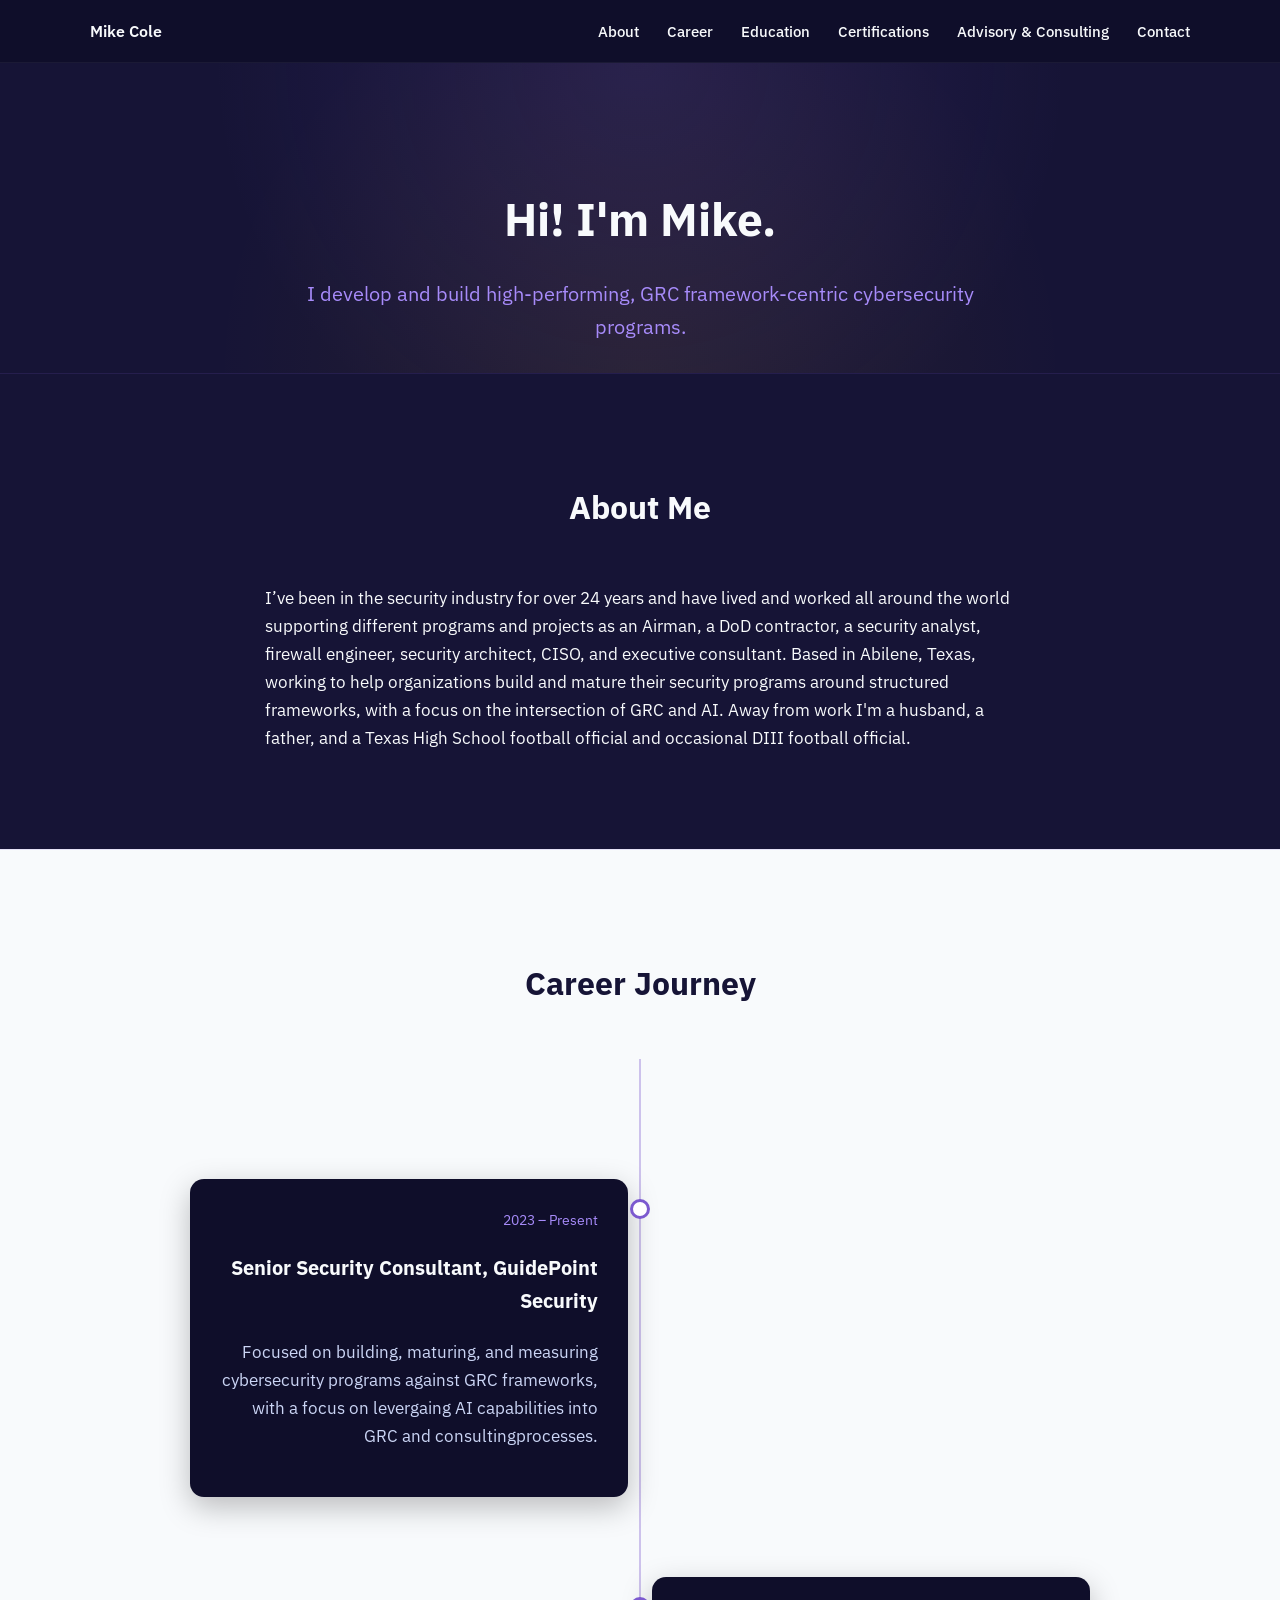
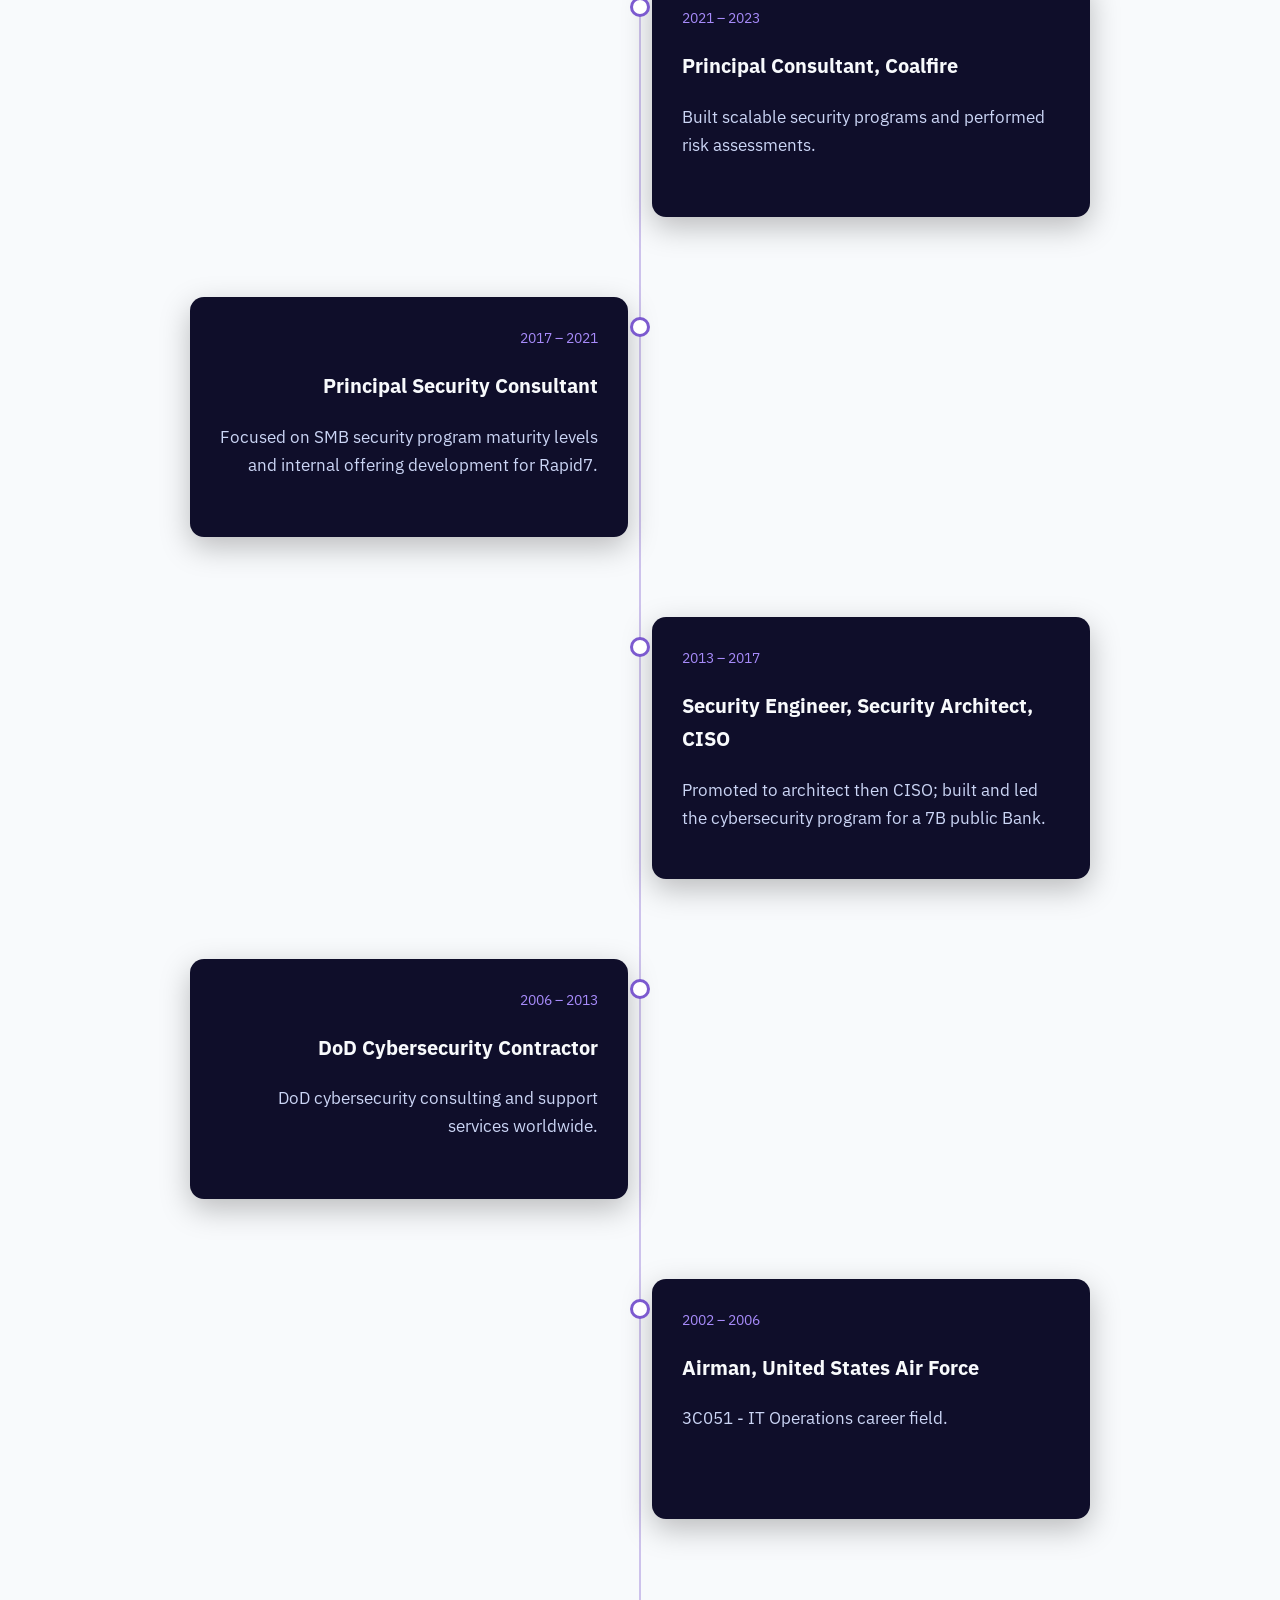
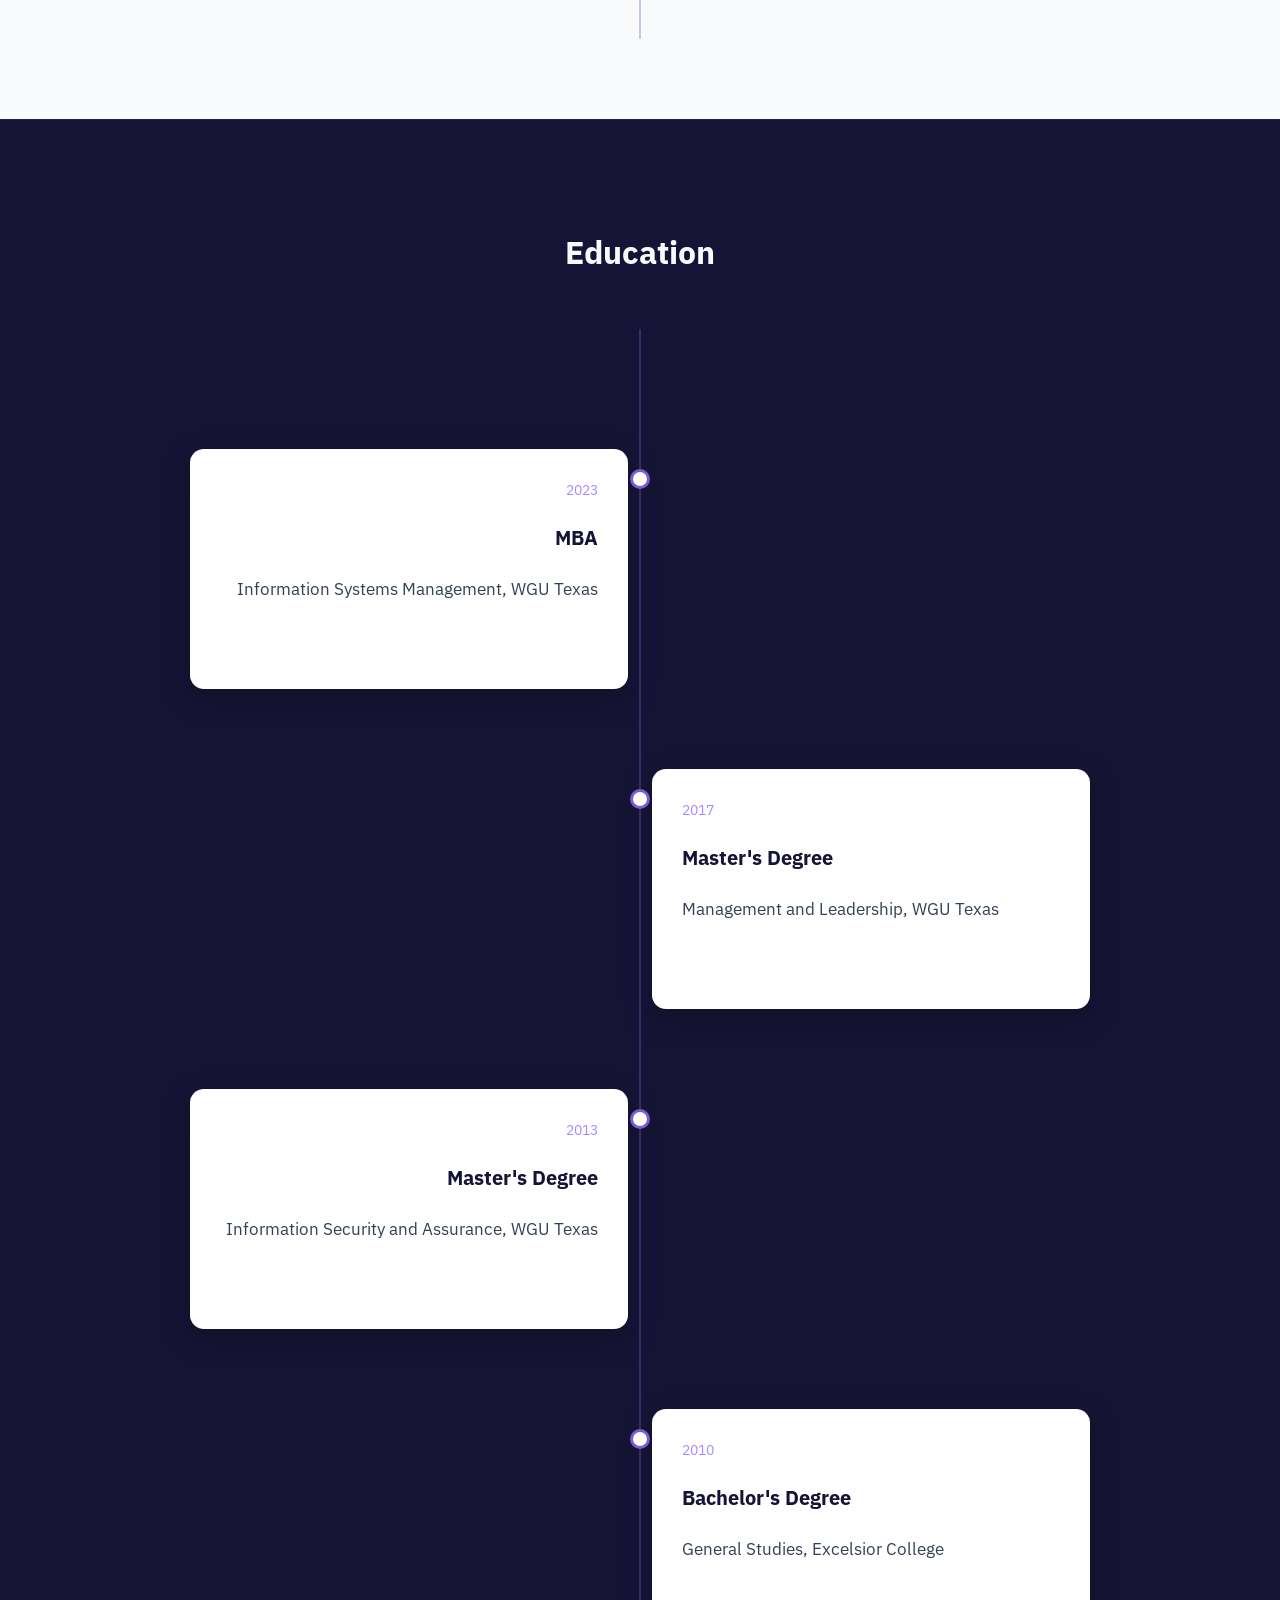
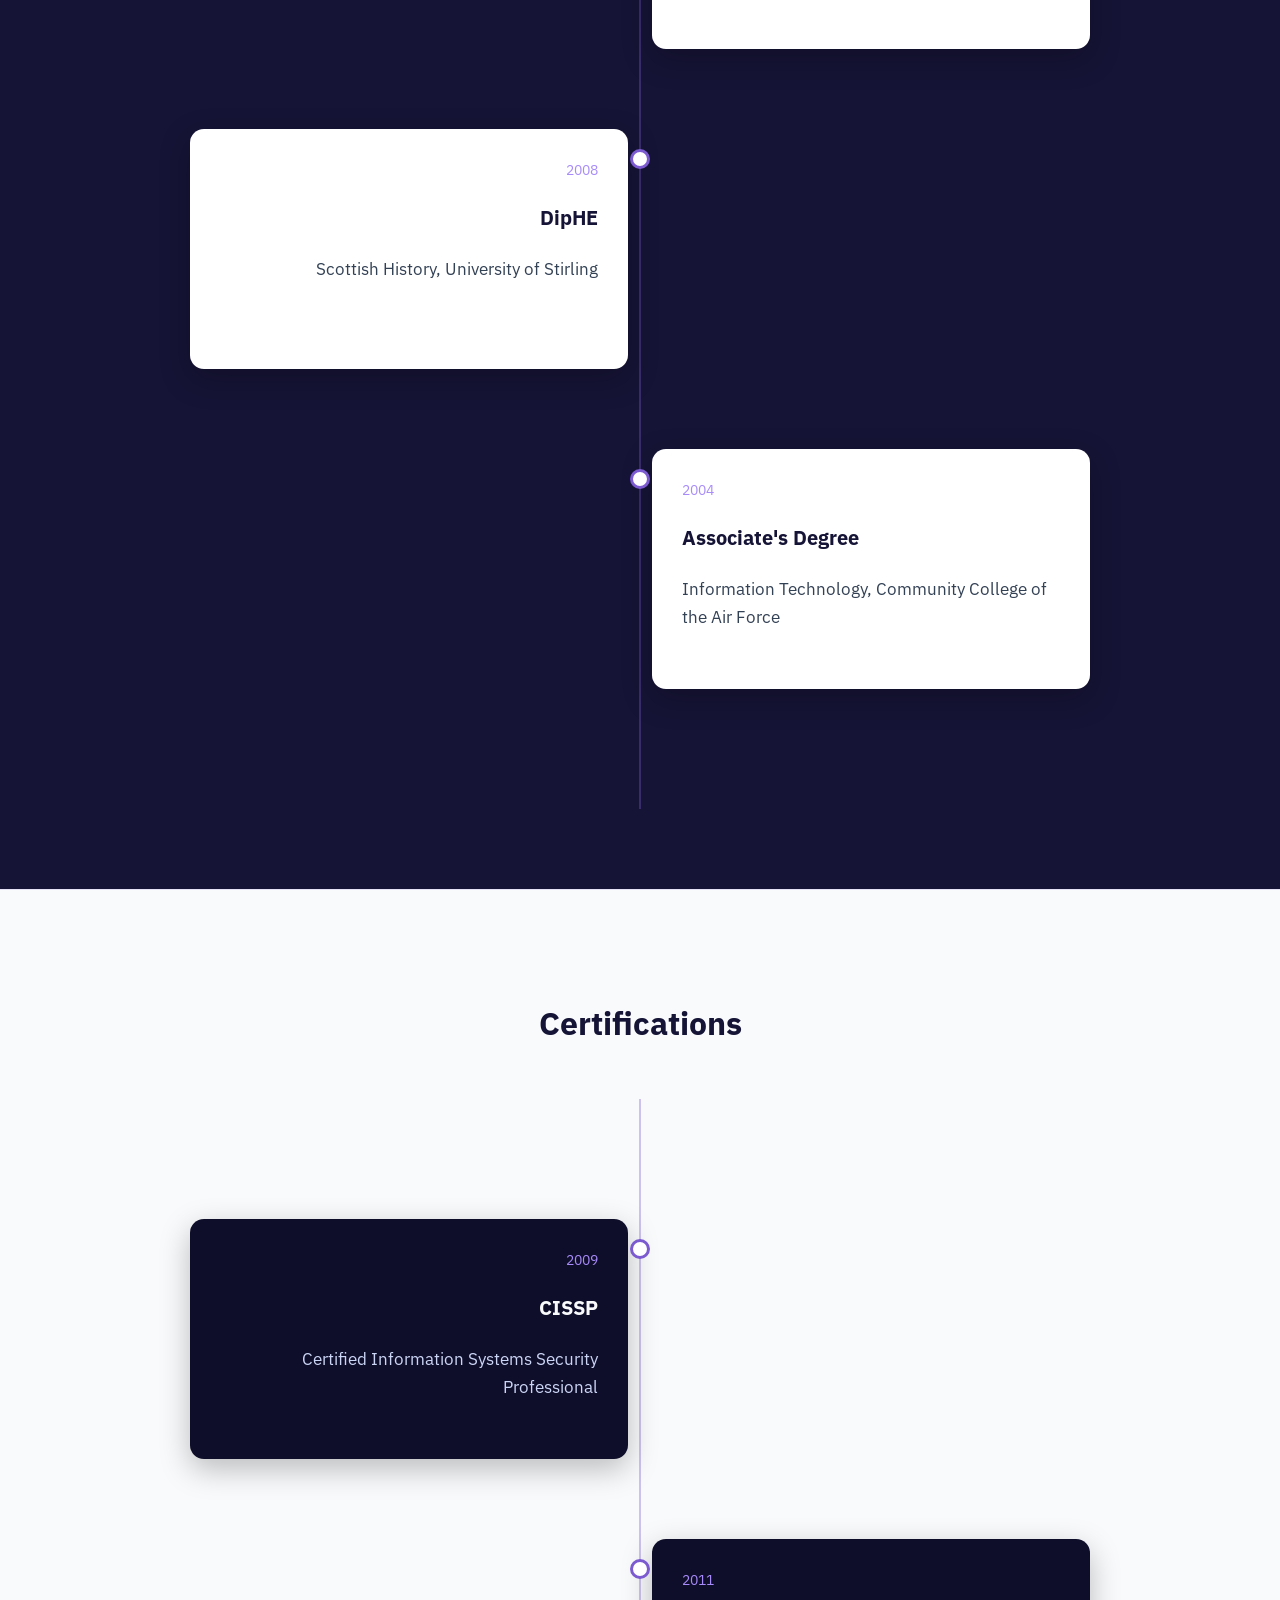
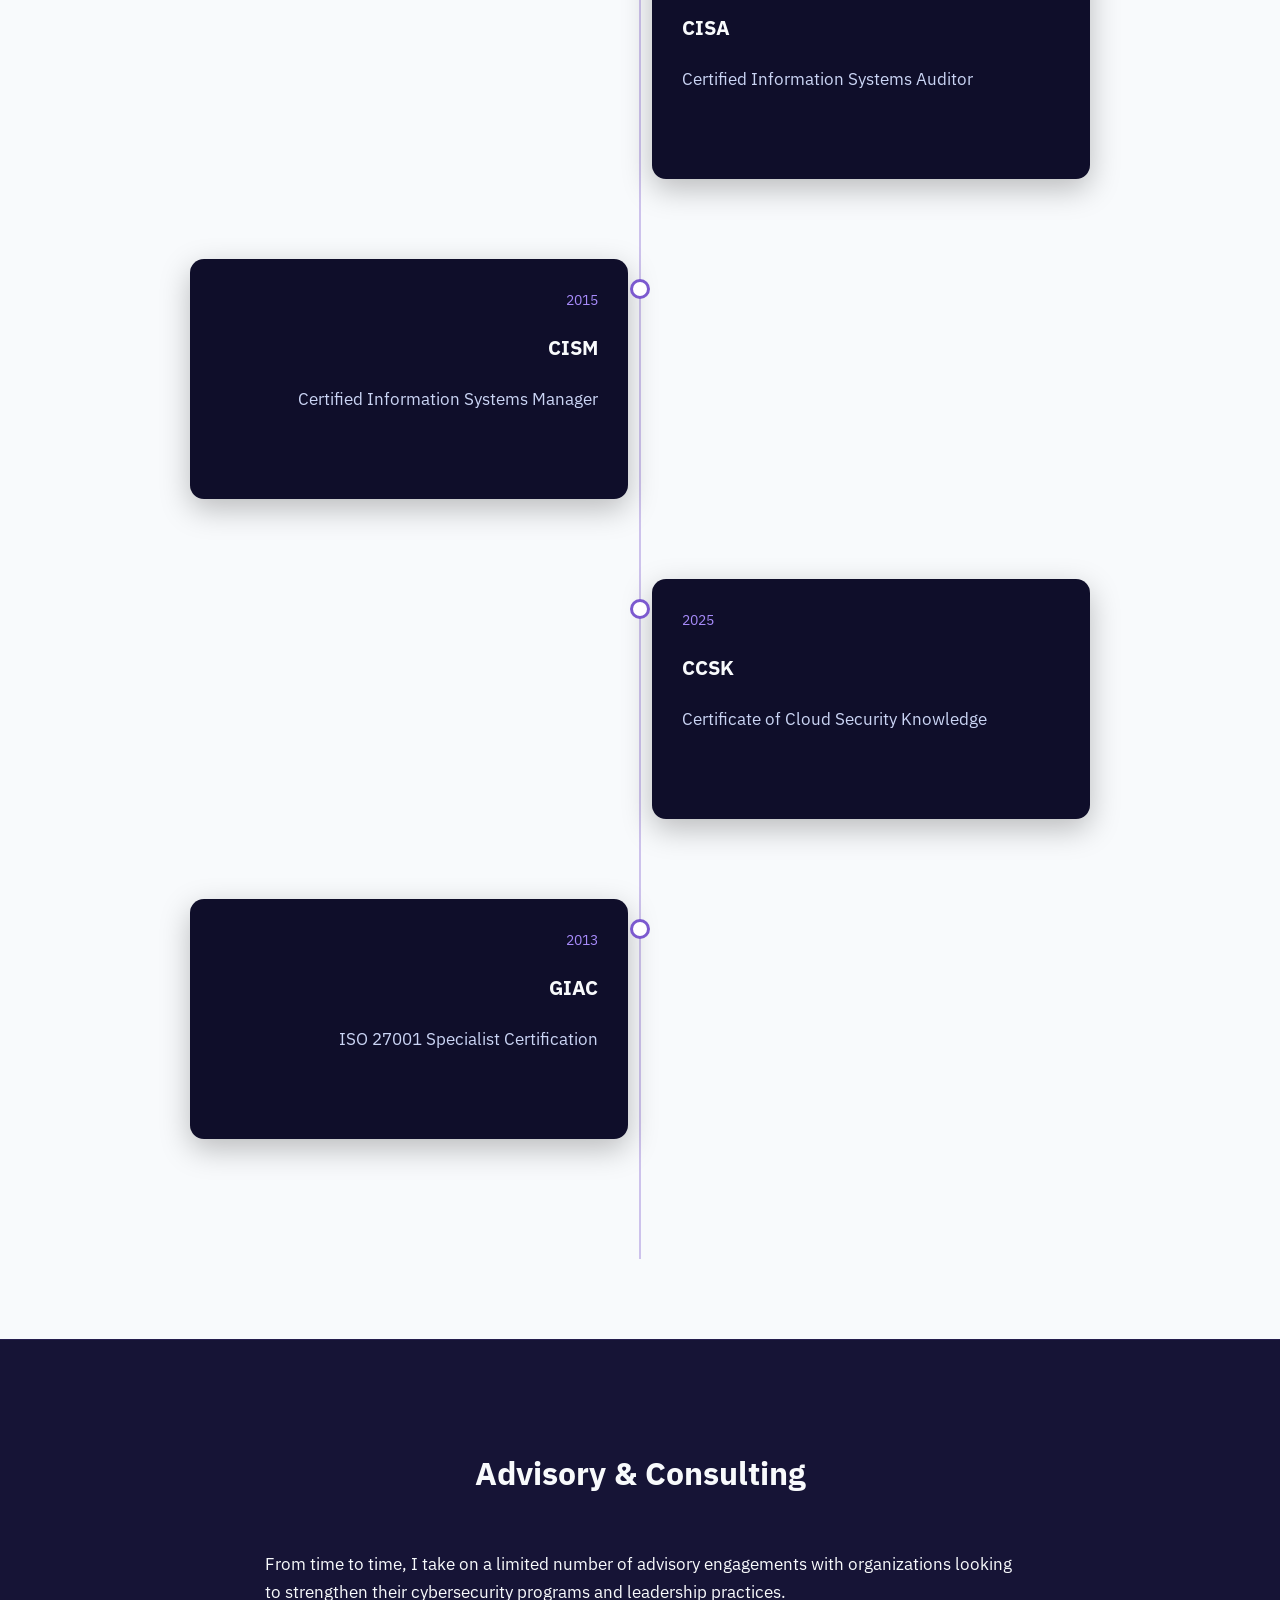
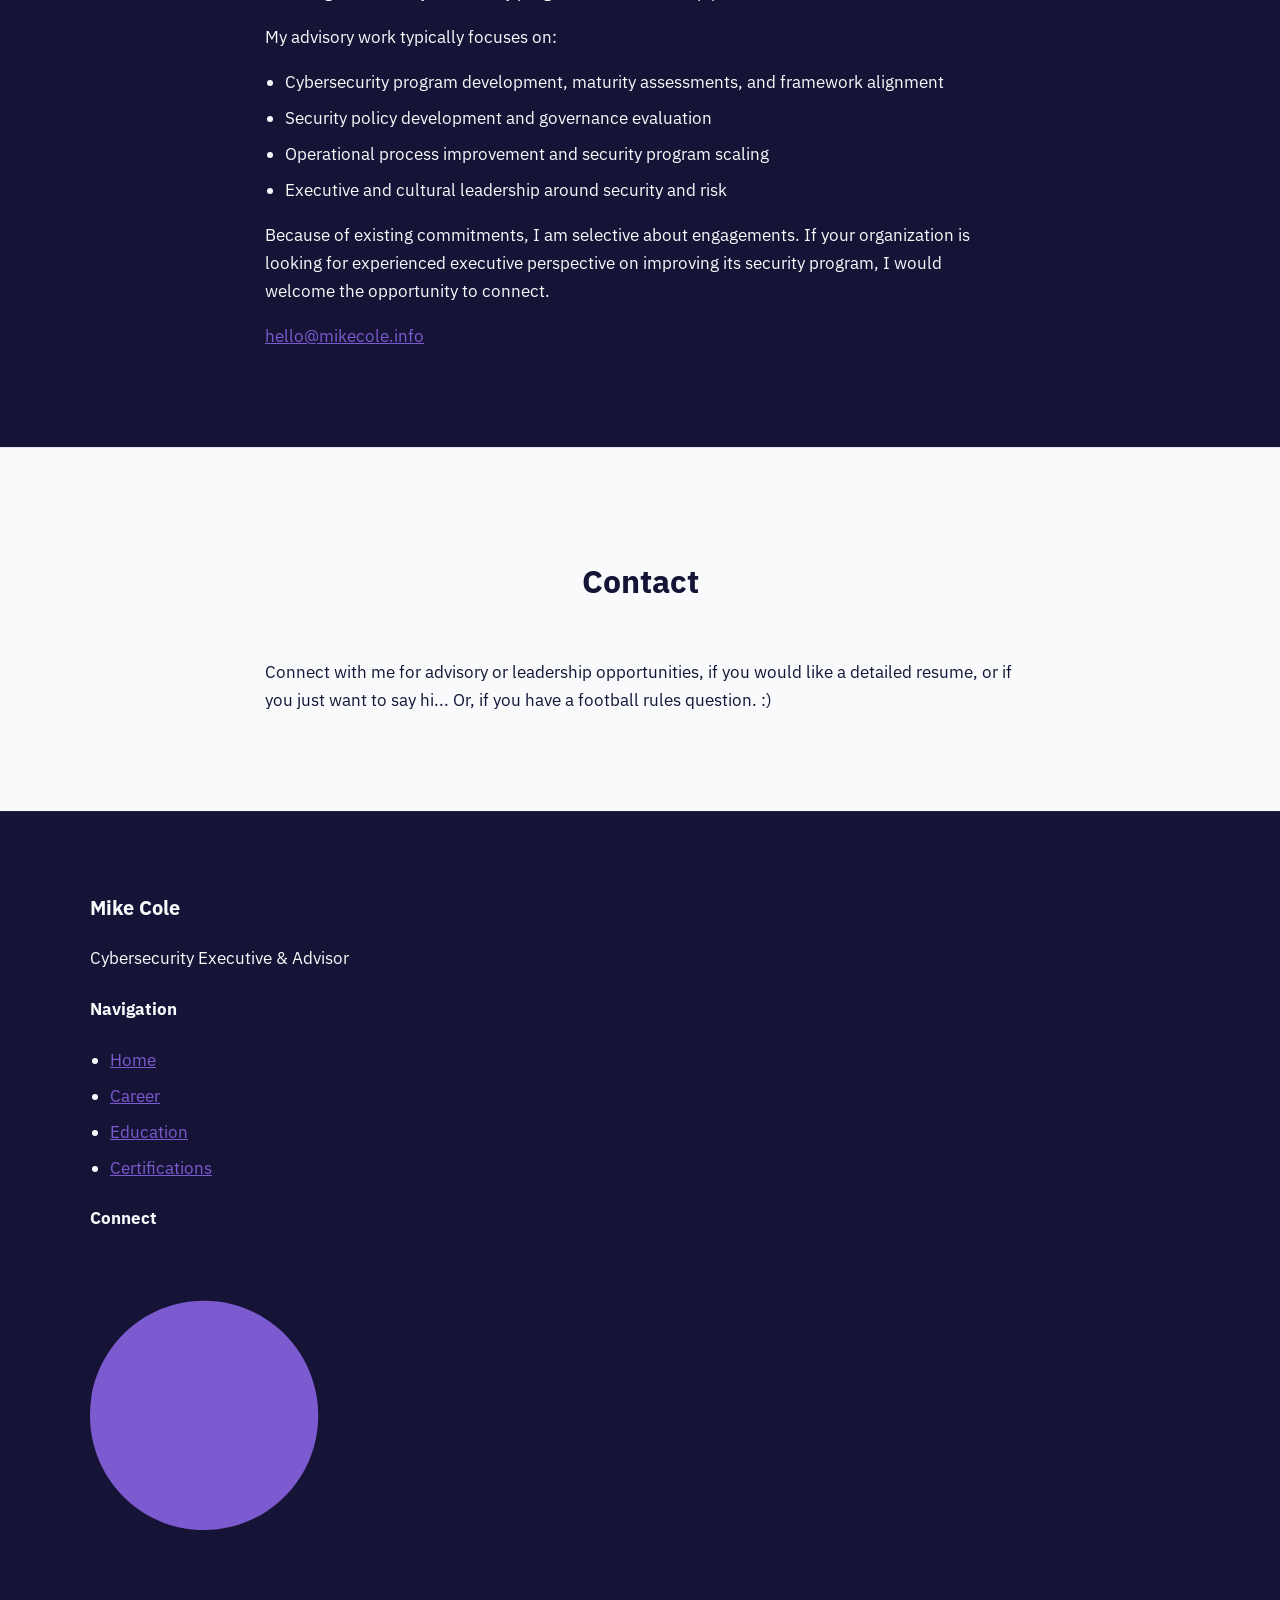
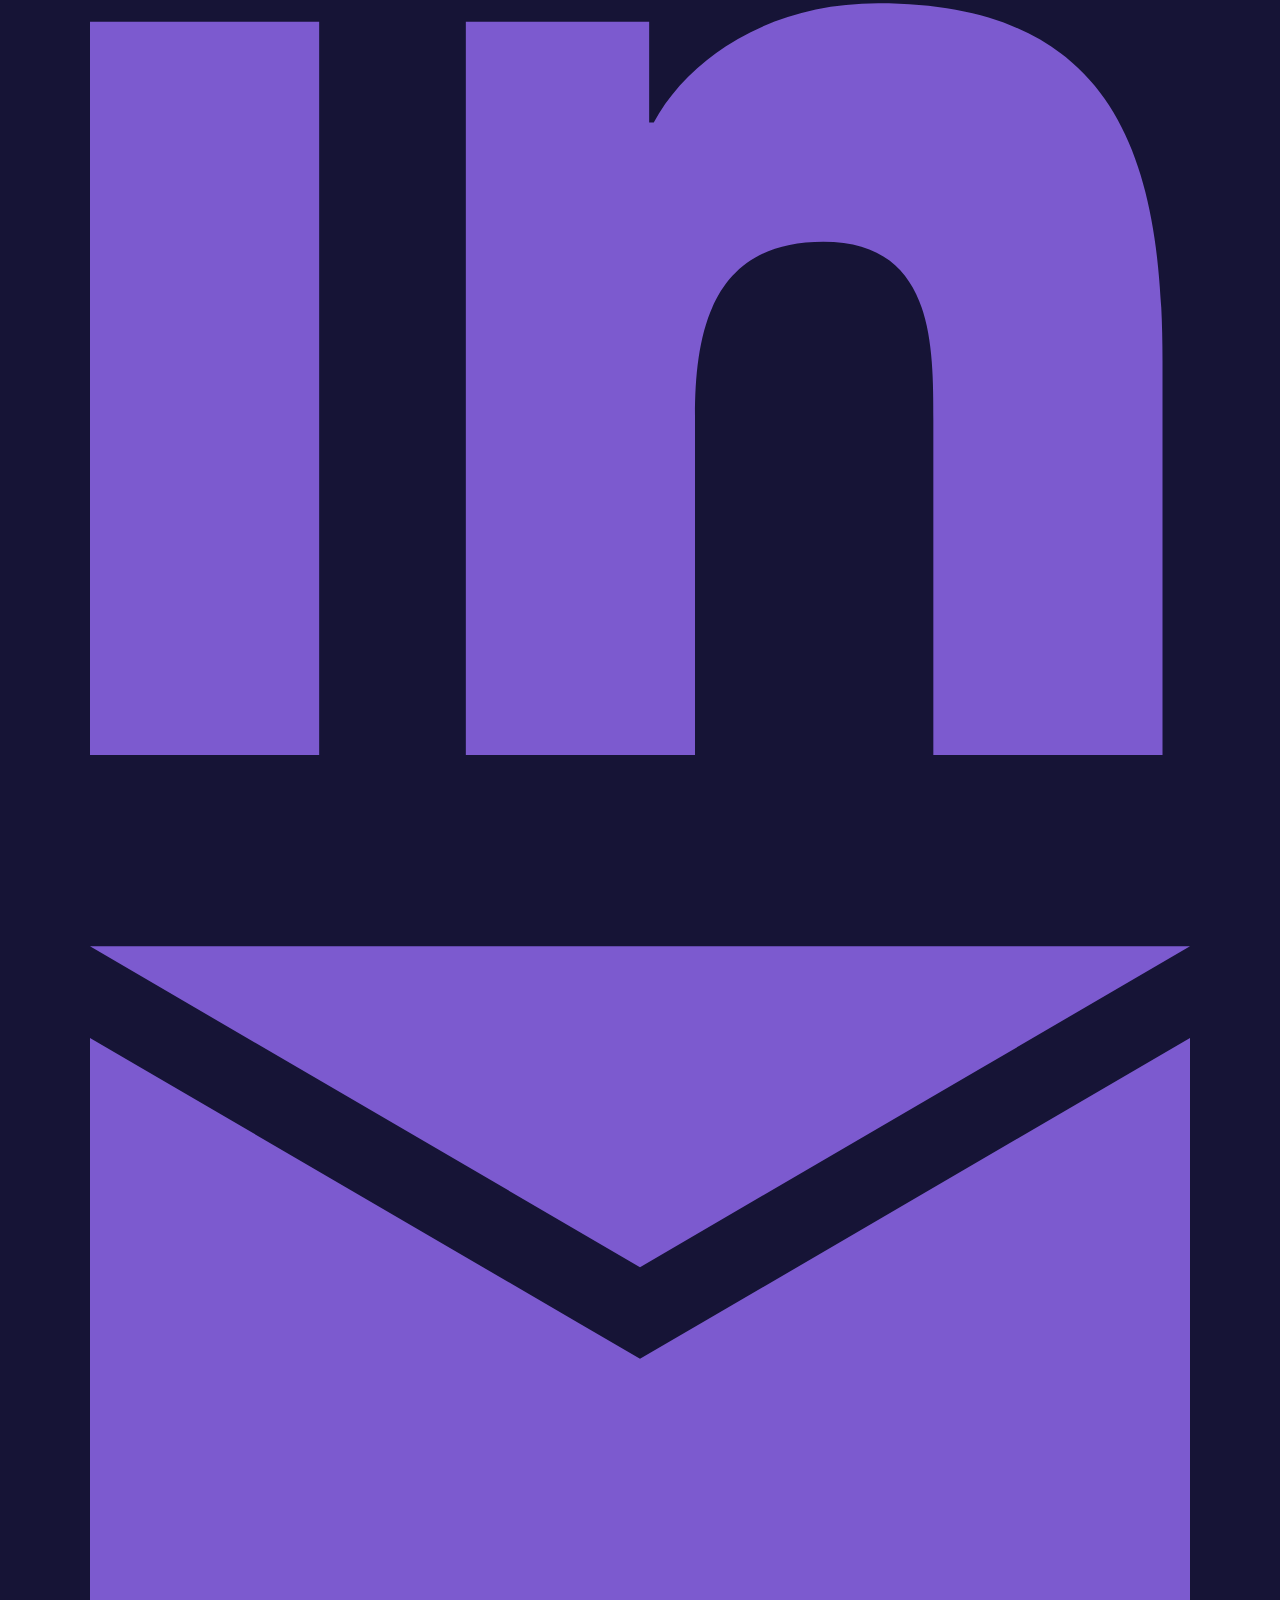
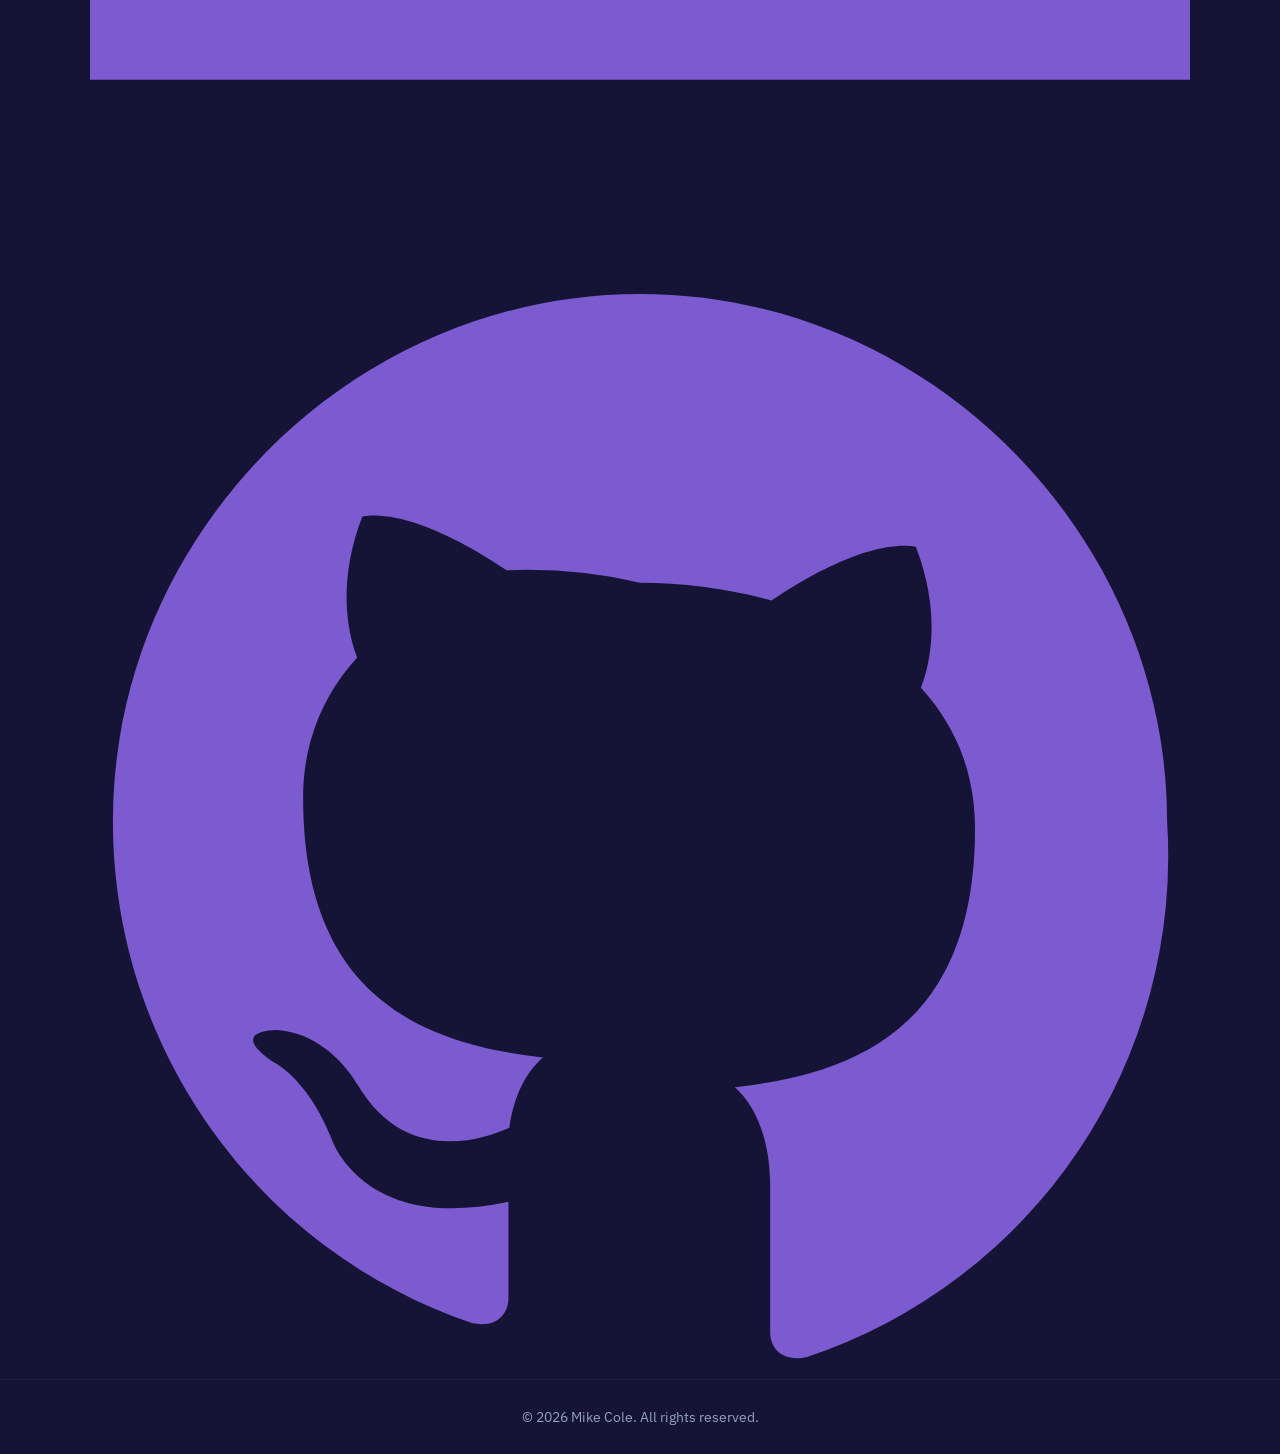
<file: index.html>
<!DOCTYPE html>
<html lang="en">

<head>
  <meta charset="UTF-8">
  <meta name="viewport" content="width=device-width, initial-scale=1.0">
  <title>Mike Cole | Cybersecurity Executive</title>

  <link rel="icon" type="image/png" href="favicon.png">

  <link href="https://fonts.googleapis.com/css2?family=IBM+Plex+Sans:wght@300;400;500;600&display=swap" rel="stylesheet">

  <link rel="stylesheet" href="style.css">
</head>

<body>

  <header class="nav">
    <div class="container nav-inner">

      <div class="logo">
        Mike Cole
      </div>

      <nav class="nav-links">
        <a href="#about">About</a>
        <a href="#timeline">Career</a>
        <a href="#education">Education</a>
        <a href="#certifications">Certifications</a>
        <a href="#services">Advisory & Consulting</a>
        <a href="#contact">Contact</a>
      </nav>

    </div>
  </header>


  <section class="hero">
    <div class="container narrow">

      <h1>Hi! I'm Mike.</h1>
      <p>I develop and build high-performing, GRC framework-centric cybersecurity programs.</p>

    </div>
  </section>


  <section id="about" class="section dark">
    <div class="container narrow">

      <h2>About Me</h2>

      <p>
        I’ve been in the security industry for over 24 years and have lived and worked all around the world supporting
        different programs and projects as an Airman, a DoD contractor, a security analyst, firewall engineer, security
        architect, CISO, and executive consultant. Based in Abilene, Texas, working to help organizations build and 
        mature their security programs around structured frameworks, with a focus on the intersection of GRC and AI. 
        
        Away from work I'm a husband, a father, and a Texas High School football official and occasional DIII 
        football official.

        
      </p>

    </div>
  </section>


  <!-- CAREER -->
  <section id="timeline" class="section light">
    <div class="container">

      <h2>Career Journey</h2>

      <div class="timeline">

        <div class="timeline-row">
          <div class="timeline-card left">
            <span class="date">2023 – Present</span>
            <h3>Senior Security Consultant, GuidePoint Security</h3>
            <p>Focused on building, maturing, and measuring cybersecurity programs against GRC frameworks, with a focus on levergaing AI capabilities into GRC and consultingprocesses.</p>
          </div>
          <div></div>
          <div></div>
        </div>

        <div class="timeline-row">
          <div></div>
          <div></div>
          <div class="timeline-card right">
            <span class="date">2021 – 2023</span>
            <h3>Principal Consultant, Coalfire</h3>
            <p>Built scalable security programs and performed risk assessments.</p>
          </div>
        </div>

        <div class="timeline-row">
          <div class="timeline-card left">
            <span class="date">2017 – 2021</span>
            <h3>Principal Security Consultant</h3>
            <p>Focused on SMB security program maturity levels and internal offering development for Rapid7.</p>
          </div>
          <div></div>
          <div></div>
        </div>

        <div class="timeline-row">
          <div></div>
          <div></div>
          <div class="timeline-card right">
            <span class="date">2013 – 2017</span>
            <h3>Security Engineer, Security Architect, CISO</h3>
            <p>Promoted to architect then CISO; built and led the cybersecurity program for a 7B public Bank.</p>
          </div>
        </div>

        <div class="timeline-row">
          <div class="timeline-card left">
            <span class="date">2006 – 2013</span>
            <h3>DoD Cybersecurity Contractor</h3>
            <p>DoD cybersecurity consulting and support services worldwide.</p>
          </div>
          <div></div>
          <div></div>
        </div>

        <div class="timeline-row">
          <div></div>
          <div></div>
          <div class="timeline-card right">
            <span class="date">2002 – 2006</span>
            <h3>Airman, United States Air Force</h3>
            <p>3C051 - IT Operations career field.</p>
          </div>
        </div>

      </div>
    </div>
  </section>


  <!-- EDUCATION -->
  <section id="education" class="section dark">
    <div class="container">

      <h2>Education</h2>

      <div class="timeline">

        <div class="timeline-row">
          <div class="timeline-card left">
            <span class="date">2023</span>
            <h3>MBA</h3>
            <p>Information Systems Management, WGU Texas</p>
          </div>
          <div></div>
          <div></div>
        </div>

        <div class="timeline-row">
          <div></div>
          <div></div>
          <div class="timeline-card right">
            <span class="date">2017</span>
            <h3>Master's Degree</h3>
            <p>Management and Leadership, WGU Texas</p>
          </div>
        </div>

        <div class="timeline-row">
          <div class="timeline-card left">
            <span class="date">2013</span>
            <h3>Master's Degree</h3>
            <p>Information Security and Assurance, WGU Texas</p>
          </div>
          <div></div>
          <div></div>
        </div>

        <div class="timeline-row">
          <div></div>
          <div></div>
          <div class="timeline-card right">
            <span class="date">2010</span>
            <h3>Bachelor's Degree</h3>
            <p>General Studies, Excelsior College</p>
          </div>
        </div>

        <div class="timeline-row">
          <div class="timeline-card left">
            <span class="date">2008</span>
            <h3>DipHE</h3>
            <p>Scottish History, University of Stirling</p>
          </div>
          <div></div>
          <div></div>
        </div>

        <div class="timeline-row">
          <div></div>
          <div></div>
          <div class="timeline-card right">
            <span class="date">2004</span>
            <h3>Associate's Degree</h3>
            <p>Information Technology, Community College of the Air Force</p>
          </div>
        </div>

      </div>
    </div>
  </section>


<!-- CERTIFICATIONS -->
<section id="certifications" class="section light">
  <div class="container">

    <h2>Certifications</h2>

    <div class="timeline">

      <div class="timeline-row">
        <div class="timeline-card left">
          <span class="date">2009</span>
          <h3>CISSP</h3>
          <p>Certified Information Systems Security Professional</p>
        </div>
        <div></div>
        <div></div>
      </div>

      <div class="timeline-row">
        <div></div>
        <div></div>
        <div class="timeline-card right">
          <span class="date">2011</span>
          <h3>CISA</h3>
          <p>Certified Information Systems Auditor</p>
        </div>
      </div>

      <div class="timeline-row">
        <div class="timeline-card left">
          <span class="date">2015</span>
          <h3>CISM</h3>
          <p>Certified Information Systems Manager</p>
        </div>
        <div></div>
        <div></div>
      </div>

      <div class="timeline-row">
        <div></div>
        <div></div>
        <div class="timeline-card right">
          <span class="date">2025</span>
          <h3>CCSK</h3>
          <p>Certificate of Cloud Security Knowledge</p>
        </div>
      </div>

      <div class="timeline-row">
        <div class="timeline-card left">
          <span class="date">2013</span>
          <h3>GIAC</h3>
          <p>ISO 27001 Specialist Certification</p>
        </div>
        <div></div>
        <div></div>
      </div>

    </div>

  </div>
</section>


  <!-- SERVICES -->
  <section id="services" class="section">
    <div class="container narrow">

      <h2>Advisory & Consulting</h2>

      <p>
        From time to time, I take on a limited number of advisory engagements with organizations looking to
        strengthen their cybersecurity programs and leadership practices.
      </p>

      <p>My advisory work typically focuses on:</p>

      <ul>
        <li>Cybersecurity program development, maturity assessments, and framework alignment</li>
        <li>Security policy development and governance evaluation</li>
        <li>Operational process improvement and security program scaling</li>
        <li>Executive and cultural leadership around security and risk</li>
      </ul>

      <p>
        Because of existing commitments, I am selective about engagements. If your organization is looking for
        experienced executive perspective on improving its security program, I would welcome the opportunity
        to connect.
      </p>

      <p>
                <a href="mailto:hello@mikecole.info">hello@mikecole.info</a>
      </p>

    </div>
  </section>


  <!-- CONTACT -->
  <section id="contact" class="section light">
    <div class="container narrow">

      <h2>Contact</h2>

      <p>
        Connect with me for advisory or leadership opportunities, if you would like a detailed resume, 
        or if you just want to say hi... Or, if you have a football rules question. :)
      </p>

    </div>
  </section>


  <!-- FOOTER -->
  <footer class="site-footer">

    <div class="container footer-grid">

      <div class="footer-col">
        <h3 class="footer-name">Mike Cole</h3>
        <p class="footer-title">Cybersecurity Executive & Advisor</p>
      </div>

      <div class="footer-col">
        <h4 class="footer-heading">Navigation</h4>

        <ul class="footer-links">
          <li><a href="#">Home</a></li>
          <li><a href="#timeline">Career</a></li>
          <li><a href="#education">Education</a></li>
          <li><a href="#certifications">Certifications</a></li>
        </ul>
      </div>

      <div class="footer-col">
        <h4 class="footer-heading">Connect</h4>

        <div class="footer-social">

          <!-- LinkedIn -->
          <a href="https://www.linkedin.com/in/colemic" target="_blank">
            <svg viewBox="0 0 24 24" fill="currentColor">
              <path d="M4.98 3.5C4.98 4.88 3.87 6 2.49 6S0 4.88 0 3.5 1.11 1 2.49 1s2.49 1.12 2.49 2.5zM0 8h5v16H0V8zm7.5 0h4.7v2.2h.1c.7-1.3 2.4-2.6 4.9-2.6 5.2 0 6.2 3.4 6.2 7.8V24h-5v-7.3c0-1.7 0-3.9-2.4-3.9s-2.8 1.9-2.8 3.8V24h-5V8z"/>
            </svg>
          </a>

          <!-- Email -->
          <a href="mailto:hello@mikecole.info">
            <svg viewBox="0 0 24 24" fill="currentColor">
              <path d="M12 13L0 6V4l12 7 12-7v2l-12 7zm12-9H0c-1.1 0-2 .9-2 2v12c0 1.1.9 2 2 2h24c1.1 0 2-.9 2-2V6c0-1.1-.9-2-2-2z"/>
            </svg>
          </a>

          <!-- GitHub -->
          <a href="https://github.com/colemic2006" target="_blank">
            <svg viewBox="0 0 24 24" fill="currentColor">
              <path d="M12 .5C5.73.5.5 5.73.5 12c0 5.1 3.29 9.43 7.85 10.96.57.1.78-.25.78-.55v-2.1c-3.19.69-3.86-1.38-3.86-1.38-.52-1.32-1.27-1.67-1.27-1.67-1.04-.71.08-.7.08-.7 1.15.08 1.75 1.18 1.75 1.18 1.02 1.75 2.67 1.24 3.32.95.1-.74.4-1.24.73-1.53-2.55-.29-5.23-1.27-5.23-5.66 0-1.25.45-2.27 1.18-3.07-.12-.29-.51-1.47.11-3.07 0 0 .96-.31 3.15 1.17A10.9 10.9 0 0112 6.8c.97 0 1.95.13 2.87.39 2.19-1.48 3.15-1.17 3.15-1.17.62 1.6.23 2.78.11 3.07.73.8 1.18 1.82 1.18 3.07 0 4.4-2.68 5.36-5.24 5.65.41.36.77 1.07.77 2.15v3.19c0 .31.21.66.79.55A11.52 11.52 0 0023.5 12C23.5 5.73 18.27.5 12 .5z"/>
            </svg>
          </a>

        </div>
      </div>

    </div>

    <div class="footer-bottom">
      © 2026 Mike Cole. All rights reserved.
    </div>

  </footer>

  <script src="script.js"></script>

</body>
</html>
</file>
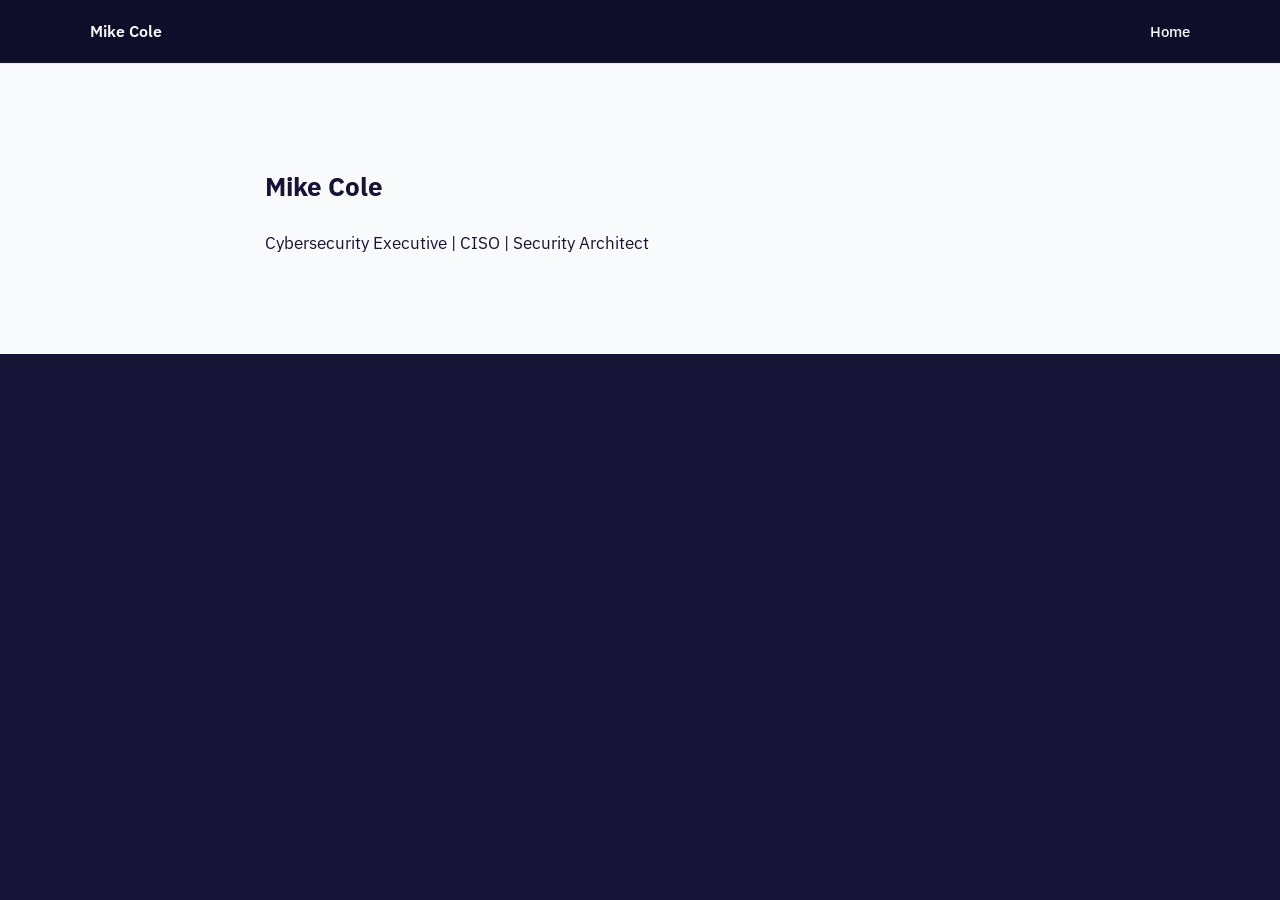
<file: resume.html>
<!DOCTYPE html>
<html lang="en">
<head>
<meta charset="UTF-8">
<meta name="viewport" content="width=device-width, initial-scale=1.0">
<title>Mike Cole | Resume</title>
<link rel="icon" type="image/png" href="favicon.png">
<link href="https://fonts.googleapis.com/css2?family=IBM+Plex+Sans:wght@300;400;500;600&display=swap" rel="stylesheet">
<link rel="stylesheet" href="style.css">
</head>
<body>
<header class="nav">
  <div class="container nav-inner">
    <div class="logo">Mike Cole</div>
    <nav class="nav-links">
      <a href="index.html">Home</a>
    </nav>
  </div>
</header>
<section class="section light">
  <div class="container narrow">
    <h1>Mike Cole</h1>
    <p>Cybersecurity Executive | CISO | Security Architect</p>
  </div>
</section>
</body>
</html>
</file>
<file: style.css>
/* ================= BRAND COLORS ================= */

:root{
  --navy:#161436;
  --navy-dark:#0f0e2a;
  --purple:#7C5ACF;
  --purple-light:#A78BFA;
  --gold:#F2B705;
  --white:#f8fafc;
  --gray:#94a3b8;
}


/* ================= GLOBAL ================= */

body{
  margin:0;
  font-family:'IBM Plex Sans',sans-serif;
  font-size:17px;
  background:var(--navy);
  color:var(--white);
  line-height:1.65;
}

img{
  max-width:100%;
  height:auto;
  display:block;
}

.container{
  width:90%;
  max-width:1100px;
  margin:auto;
}

.narrow{
  max-width:750px;
}


/* ================= NAVIGATION ================= */

.nav{
  padding:18px 0;
  background:var(--navy-dark);
  border-bottom:1px solid rgba(255,255,255,0.05);
}

.nav-inner{
  display:flex;
  justify-content:space-between;
  align-items:center;
}

.logo{
  display:flex;
  align-items:center;
  gap:10px;
  font-weight:600;
  font-size:1rem;
}

.logo-img{
  height:28px;
}

.logo-text{
  color:var(--white);
}

.nav-links{
  display:flex;
  align-items:center;
}

.nav a{
  color:var(--white);
  margin-left:28px;
  text-decoration:none;
  font-weight:500;
  font-size:.95rem;
  transition:color .2s ease;
}

.nav a:hover{
  color:var(--purple-light);
}


/* ================= HERO ================= */

.hero{
  padding:80px 0 10px 0;
  text-align:center;
  background:
  radial-gradient(circle at top,rgba(124,90,207,.15),transparent 60%),
  radial-gradient(circle at bottom,rgba(242,183,5,.08),transparent 60%);
}

.hero-logo{
  position:relative;
  display:inline-block;
}

.hero-logo::before{
  content:"";
  position:absolute;
  width:140px;
  height:140px;
  background:radial-gradient(circle,rgba(242,183,5,.35) 0%,rgba(242,183,5,0) 70%);
  top:50%;
  left:50%;
  transform:translate(-50%,-50%);
  z-index:-1;
}

.hero-logo img{
  width:85px;
  margin:0 auto 22px auto;
}

.hero h1{
  font-size:46px;
  margin-bottom:10px;
}

.hero p{
  font-size:20px;
  color:var(--purple-light);
}


/* ================= SECTIONS ================= */

.section{
  padding:80px 0;
  border-top:1px solid rgba(124,90,207,.15);
}

.section.light{
  background:var(--white);
  color:var(--navy);
}

.section.dark{
  background:var(--navy);
  color:var(--white);
}

.section h2{
  text-align:center;
  margin-bottom:50px;
  font-size:32px;
}


/* ================= LINKS ================= */

a{
  color:var(--purple);
}

a:hover{
  color:var(--purple-light);
}


/* ================= TIMELINE ================= */

.timeline{
  position:relative;
  max-width:900px;
  margin:auto;
  padding:40px 0;
}

.timeline::before{
  content:"";
  position:absolute;
  top:0;
  bottom:0;
  left:50%;
  width:2px;
  background:rgba(124,90,207,.35);
  transform:translateX(-50%);
}

.timeline-row{
  position:relative;
  width:100%;
  margin:80px 0;
  display:flex;
}

.timeline-row::after{
  content:"";
  position:absolute;
  left:50%;
  top:20px;
  width:14px;
  height:14px;
  background:white;
  border:3px solid var(--purple);
  border-radius:50%;
  transform:translateX(-50%);
}


/* ================= TIMELINE CARDS ================= */

.timeline-card{
  padding:30px;
  border-radius:14px;
  width:42%;
  min-height:180px;

  box-shadow:0 10px 30px rgba(0,0,0,.25);

  transition:
  transform .2s ease,
  box-shadow .2s ease;
}

.timeline-card:hover{
  transform:translateY(-4px);
  box-shadow:0 15px 35px rgba(0,0,0,.45);
}

.timeline-card.left{
  margin-right:auto;
  text-align:right;
}

.timeline-card.right{
  margin-left:auto;
  text-align:left;
}

.timeline-card span{
  font-size:14px;
  color:var(--purple-light);
  display:block;
  margin-bottom:8px;
}


/* ================= CARD COLORS ================= */

/* DARK SECTIONS → WHITE CARDS */

.section.dark .timeline-card{
  background:white;
  color:var(--navy);
}

.section.dark .timeline-card h3{
  color:var(--navy);
}

.section.dark .timeline-card p{
  color:#334155;
}

/* LIGHT SECTIONS → DARK CARDS */

.section.light .timeline-card{
  background:var(--navy-dark);
  color:var(--white);
}

.section.light .timeline-card p{
  color:#cbd5f5;
}


/* ================= LISTS ================= */

ul{
  padding-left:20px;
}

li{
  margin-bottom:8px;
}


/* ================= FOOTER ================= */

.site-footer{
  padding:60px 0 0 0;
  border-top:1px solid rgba(255,255,255,.05);
}

.footer-bottom{
  text-align:center;
  padding:25px 0;
  border-top:1px solid rgba(255,255,255,.05);
  font-size:.9rem;
  color:var(--gray);
}
</file>
